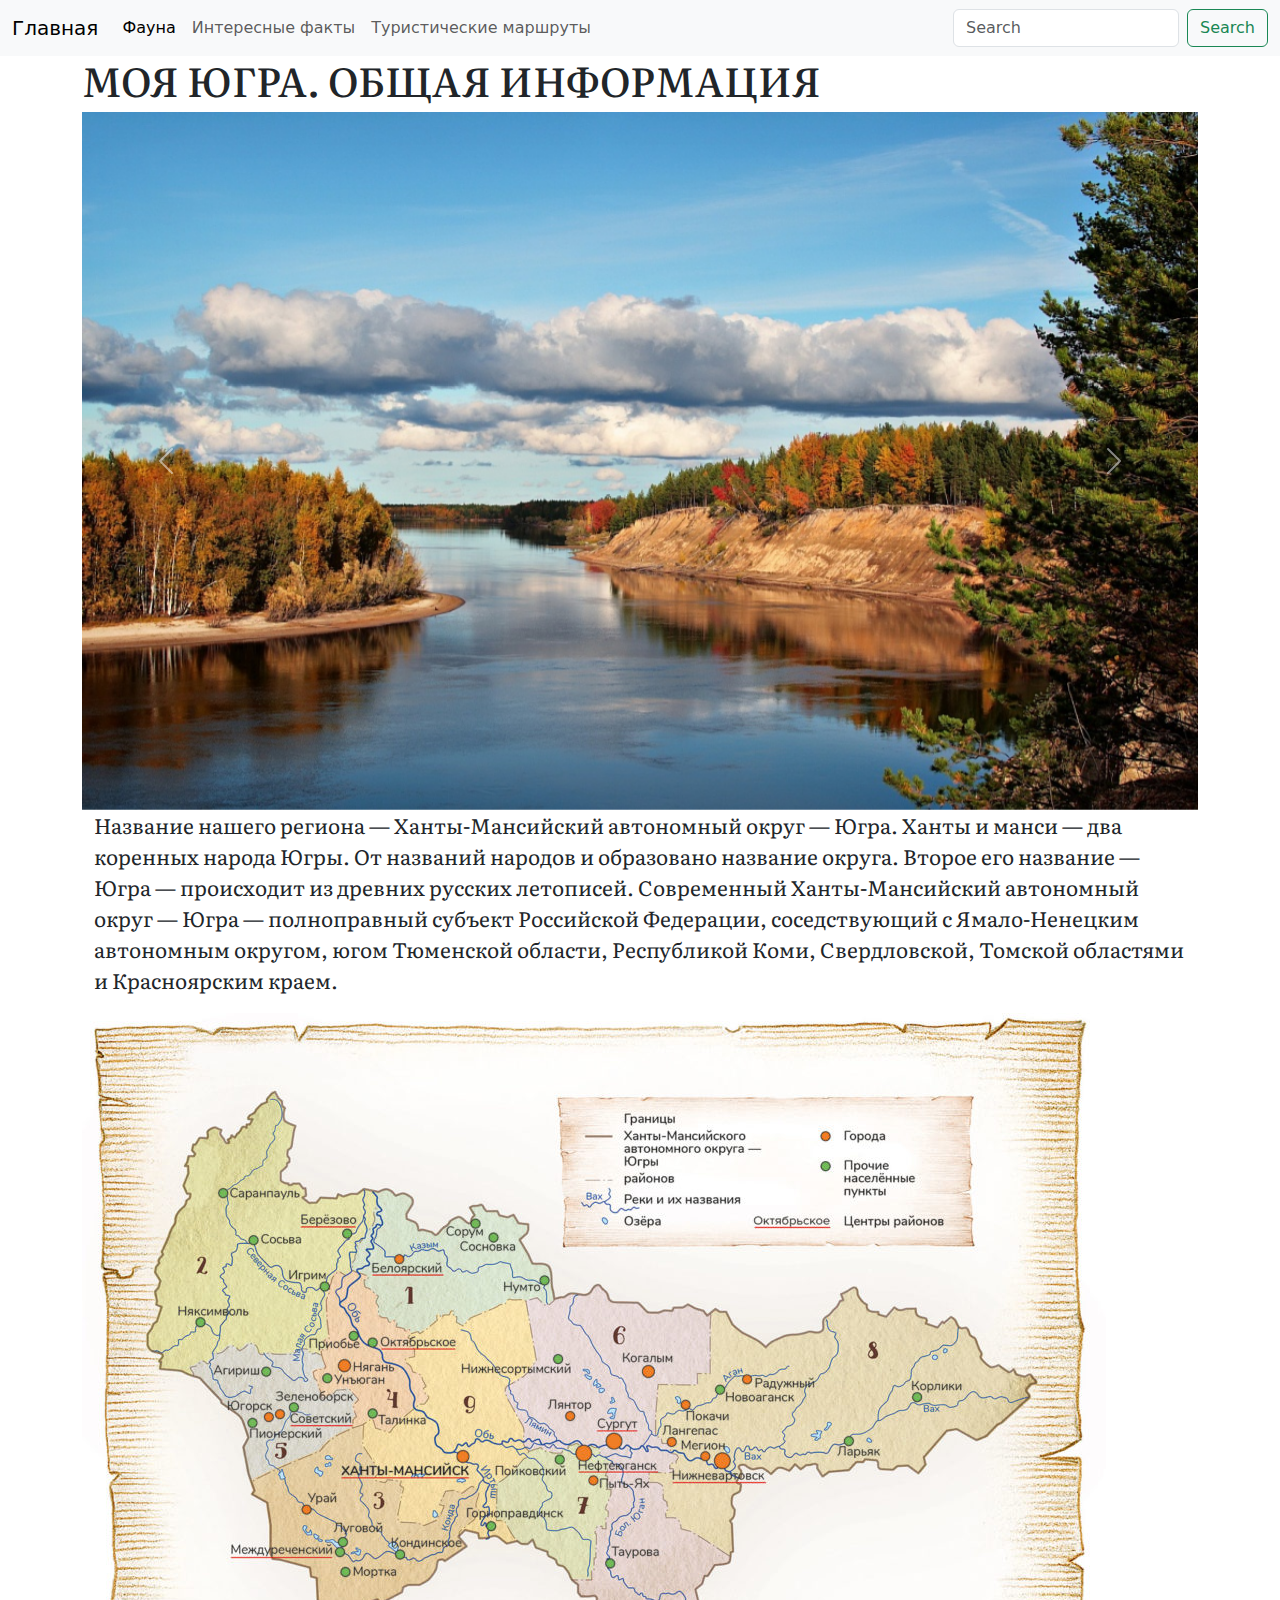
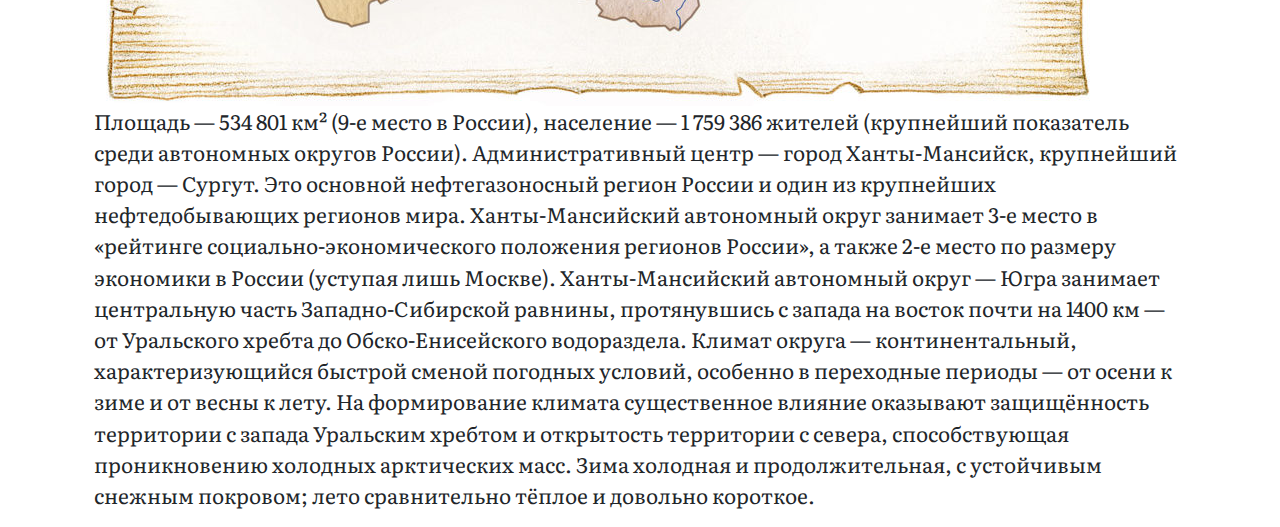
<file: index.html>
<!DOCTYPE html>
<html lang="en">
<head>
    <meta charset="UTF-8">
    <meta http-equiv="X-UA-Compatible" content="IE=edge">
    <meta name="viewport" content="width=device-width, initial-scale=1.0">
    <title>Главная</title>
    <link rel="stylesheet" href="style.css">
    <link href="https://cdn.jsdelivr.net/npm/bootstrap@5.3.3/dist/css/bootstrap.min.css" rel="stylesheet" integrity="sha384-QWTKZyjpPEjISv5WaRU9OFeRpok6YctnYmDr5pNlyT2bRjXh0JMhjY6hW+ALEwIH" crossorigin="anonymous">
    
</head>
<body>
    <nav class="navbar navbar-expand-lg bg-body-tertiary">
        <div class="container-fluid">
          <a class="navbar-brand" href="#">Главная</a>
          <button class="navbar-toggler" type="button" data-bs-toggle="collapse" data-bs-target="#navbarSupportedContent" aria-controls="navbarSupportedContent" aria-expanded="false" aria-label="Toggle navigation">
            <span class="navbar-toggler-icon"></span>
          </button>
          <div class="collapse navbar-collapse" id="navbarSupportedContent">
            <ul class="navbar-nav me-auto mb-2 mb-lg-0">
              <li class="nav-item">
                <a class="nav-link active" aria-current="page" href="floraandfauna.html">Фауна</a>
              </li>
              <li class="nav-item">
                <a class="nav-link" href="facts.html">Интересные факты</a>
              </li>
              <li class="nav-item">
                <a class="nav-link" href="musems.html">Туристические маршруты</a>
              </li>
            </ul>
            <form class="d-flex" role="search">
              <input class="form-control me-2" type="search" placeholder="Search" aria-label="Search">
              <button class="btn btn-outline-success" type="submit">Search</button>
            </form>
          </div>
        </div>
      </nav>
      <div class="container">
      <h1>
        МОЯ ЮГРА. ОБЩАЯ ИНФОРМАЦИЯ
      </h1>
      <div id="carouselExample" class="carousel slide">
        <div class="carousel-inner">
          <div class="carousel-item active">
            <img src="lori_0001107889_a6.jpg" class="d-block w-100" alt="...">
          </div>
          <div class="carousel-item">
            <img src="Ugra_100.jpg" class="d-block w-100" alt="...">
          </div>
          <div class="carousel-item">
            <img src="Ugra_85-1.jpg" class="d-block w-100" alt="...">
          </div>
        </div>
        <button class="carousel-control-prev" type="button" data-bs-target="#carouselExample" data-bs-slide="prev">
          <span class="carousel-control-prev-icon" aria-hidden="true"></span>
          <span class="visually-hidden">Previous</span>
        </button>
        <button class="carousel-control-next" type="button" data-bs-target="#carouselExample" data-bs-slide="next">
          <span class="carousel-control-next-icon" aria-hidden="true"></span>
          <span class="visually-hidden">Next</span>
        </button>
      </div>
      <div class="container">
      <p>
        Название нашего региона — Ханты-Мансийский автономный округ — Югра.

Ханты и манси — два коренных народа Югры. От названий народов и образовано название округа. Второе его название — Югра — происходит из древних русских летописей.
Современный Ханты-Мансийский автономный округ — Югра — полноправный субъект Российской Федерации, соседствующий с Ямало-Ненецким автономным округом, югом Тюменской области, Республикой Коми, Свердловской, Томской областями и Красноярским краем.
      </p>
    </div>
    <img src="Ugra_154-1024x693.jpg" class="rounded float-start" alt="...">
    <div class="container">
      <p>
        Площадь — 534 801 км² (9-е место в России), население — 1 759 386 жителей (крупнейший показатель среди автономных округов России).
        Административный центр — город Ханты-Мансийск, крупнейший город — Сургут.
        Это основной нефтегазоносный регион России и один из крупнейших нефтедобывающих регионов мира. Ханты-Мансийский автономный округ занимает 3-е место в «рейтинге социально-экономического положения регионов России», а также 2-е место по размеру экономики в России (уступая лишь Москве).
        Ханты-Мансийский автономный округ — Югра занимает центральную часть Западно-Сибирской равнины, протянувшись с запада на восток почти на 1400 км — от Уральского хребта до Обско-Енисейского водораздела.
        Климат округа — континентальный, характеризующийся быстрой сменой погодных условий, особенно в переходные периоды — от осени к зиме и от весны к лету. На формирование климата существенное влияние оказывают защищённость территории с запада Уральским хребтом и открытость территории с севера, способствующая проникновению холодных арктических масс. Зима холодная и продолжительная, с устойчивым снежным покровом; лето сравнительно тёплое и довольно короткое.

      </p>
    </div>
  </div>

    <script src="https://cdn.jsdelivr.net/npm/bootstrap@5.3.3/dist/js/bootstrap.bundle.min.js" integrity="sha384-YvpcrYf0tY3lHB60NNkmXc5s9fDVZLESaAA55NDzOxhy9GkcIdslK1eN7N6jIeHz" crossorigin="anonymous"></script>
</body>
</html>
</file>
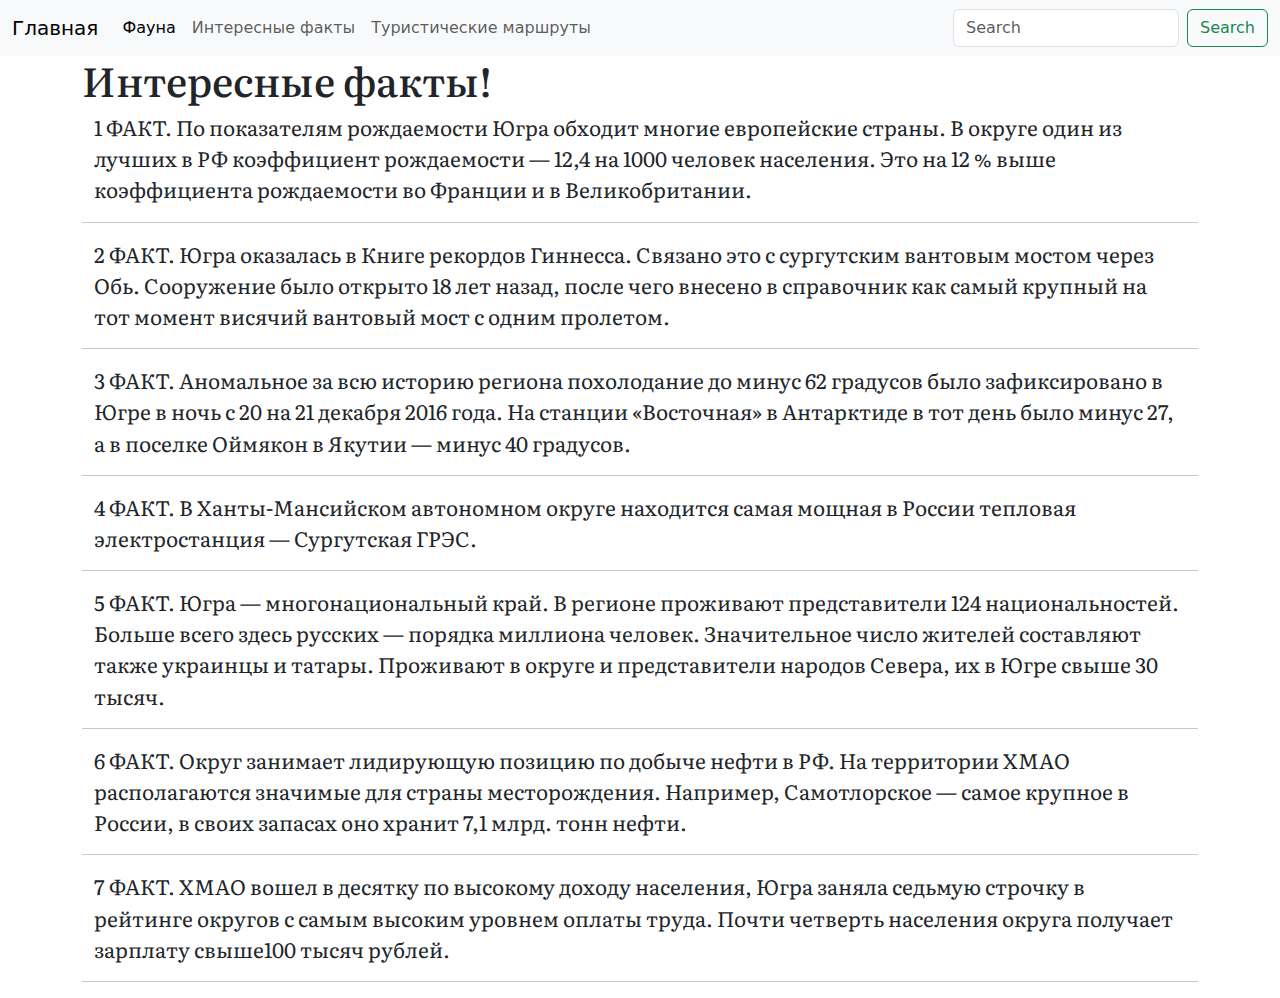
<file: facts.html>
<!DOCTYPE html>
<html lang="en">
<head>
    <meta charset="UTF-8">
    <meta http-equiv="X-UA-Compatible" content="IE=edge">
    <meta name="viewport" content="width=device-width, initial-scale=1.0">
    <title>Факты</title>
    <link rel="stylesheet" href="style.css">
    <link href="https://cdn.jsdelivr.net/npm/bootstrap@5.3.3/dist/css/bootstrap.min.css" rel="stylesheet" integrity="sha384-QWTKZyjpPEjISv5WaRU9OFeRpok6YctnYmDr5pNlyT2bRjXh0JMhjY6hW+ALEwIH" crossorigin="anonymous">
</head>
<body>
  <nav class="navbar navbar-expand-lg bg-body-tertiary">
    <div class="container-fluid">
      <a class="navbar-brand" href="index.html">Главная</a>
      <button class="navbar-toggler" type="button" data-bs-toggle="collapse" data-bs-target="#navbarSupportedContent" aria-controls="navbarSupportedContent" aria-expanded="false" aria-label="Toggle navigation">
        <span class="navbar-toggler-icon"></span>
      </button>
      <div class="collapse navbar-collapse" id="navbarSupportedContent">
        <ul class="navbar-nav me-auto mb-2 mb-lg-0">
          <li class="nav-item">
            <a class="nav-link active" aria-current="page" href="floraandfauna.html">Фауна</a>
          </li>
          <li class="nav-item">
            <a class="nav-link" href="#">Интересные факты</a>
          </li>
          <li class="nav-item">
            <a class="nav-link" href="musems.html">Туристические маршруты</a>
          </li>
        </ul>
        <form class="d-flex" role="search">
          <input class="form-control me-2" type="search" placeholder="Search" aria-label="Search">
          <button class="btn btn-outline-success" type="submit">Search</button>
        </form>
      </div>
    </div>
  </nav>
  <div class="container">
  <h1>Интересные факты!</h1>
  <div>
    <p class="container">1 ФАКТ. По показателям рождаемости Югра обходит многие европейские страны. В округе один из лучших в РФ коэффициент рождаемости — 12,4 на 1000 человек населения. Это на 12 % выше коэффициента рождаемости во Франции и в Великобритании.</p>
  </div>
  <hr>
  <div>
    <p class="container">2 ФАКТ. Югра оказалась в Книге рекордов Гиннесса. Связано это с сургутским вантовым мостом через Обь. Сооружение было открыто 18 лет назад, после чего внесено в справочник как самый крупный на тот момент висячий вантовый мост с одним пролетом.</p>
  </div>
  <hr>
  <div>
    <p class="container">3 ФАКТ. Аномальное за всю историю региона похолодание до минус 62 градусов было зафиксировано в Югре в ночь с 20 на 21 декабря 2016 года. На станции «Восточная» в Антарктиде в тот день было минус 27, а в поселке Оймякон в Якутии — минус 40 градусов.</p>
  </div>
  <hr>
  <div>
    <p class="container">4 ФАКТ. В Ханты-Мансийском автономном округе находится самая мощная в России тепловая электростанция — Сургутская ГРЭС.</p>
  </div>
  <hr>
  <div>
    <p class="container">5 ФАКТ. Югра — многонациональный край. В регионе проживают представители 124 национальностей. Больше всего здесь русских — порядка миллиона человек. Значительное число жителей составляют также украинцы и татары. Проживают в округе и представители народов Севера, их в Югре свыше 30 тысяч.</p>
  </div>
  <hr>
  <div>
    <p class="container">6 ФАКТ. Округ занимает лидирующую позицию по добыче нефти в РФ. На территории ХМАО располагаются значимые для страны месторождения. Например, Самотлорское — самое крупное в России, в своих запасах оно хранит 7,1 млрд. тонн нефти.</p>
  </div>
  <hr>
  <div>
    <p class="container">7 ФАКТ. ХМАО вошел в десятку по высокому доходу населения, Югра заняла седьмую строчку в рейтинге округов с самым высоким уровнем оплаты труда.

      Почти четверть населения округа получает зарплату свыше100 тысяч рублей.</p>
  </div>
  <hr>
</div>

    <script src="https://cdn.jsdelivr.net/npm/bootstrap@5.3.3/dist/js/bootstrap.bundle.min.js" integrity="sha384-YvpcrYf0tY3lHB60NNkmXc5s9fDVZLESaAA55NDzOxhy9GkcIdslK1eN7N6jIeHz" crossorigin="anonymous"></script>
</body>
</html>
</file>
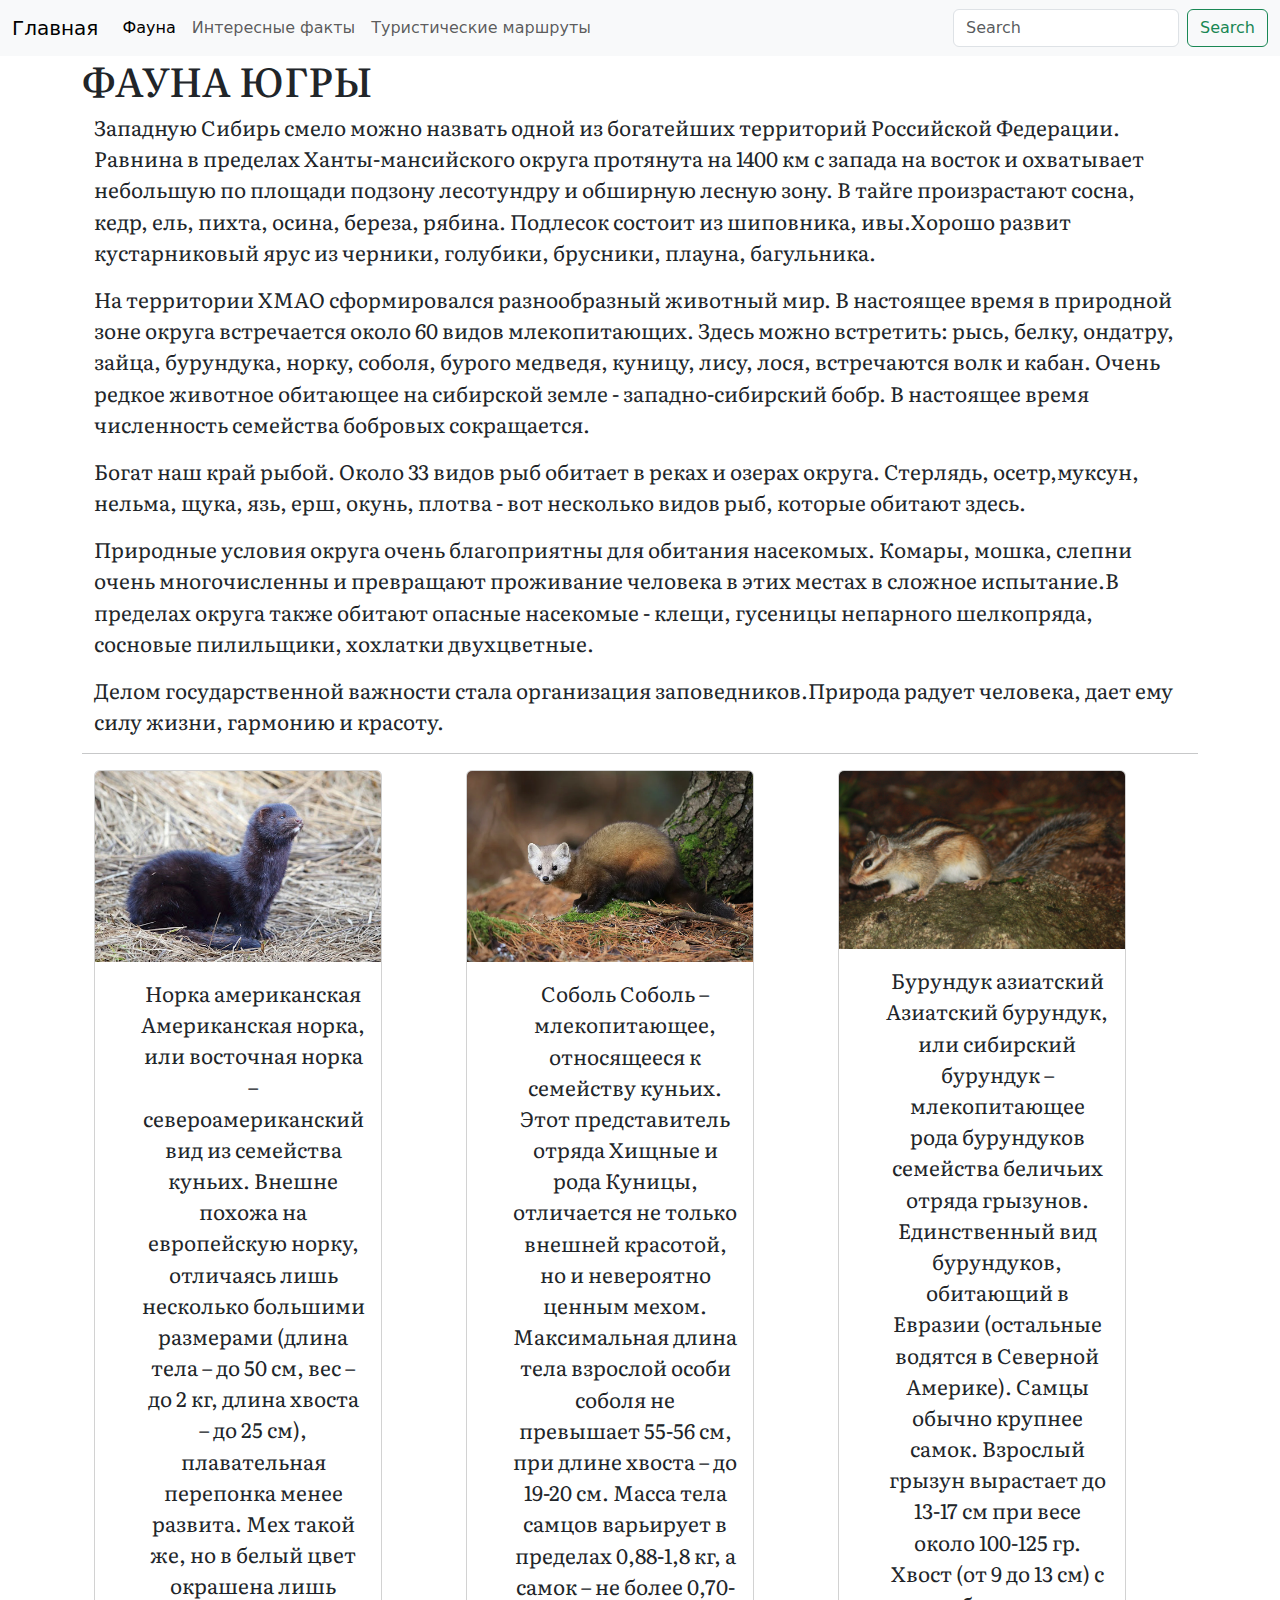
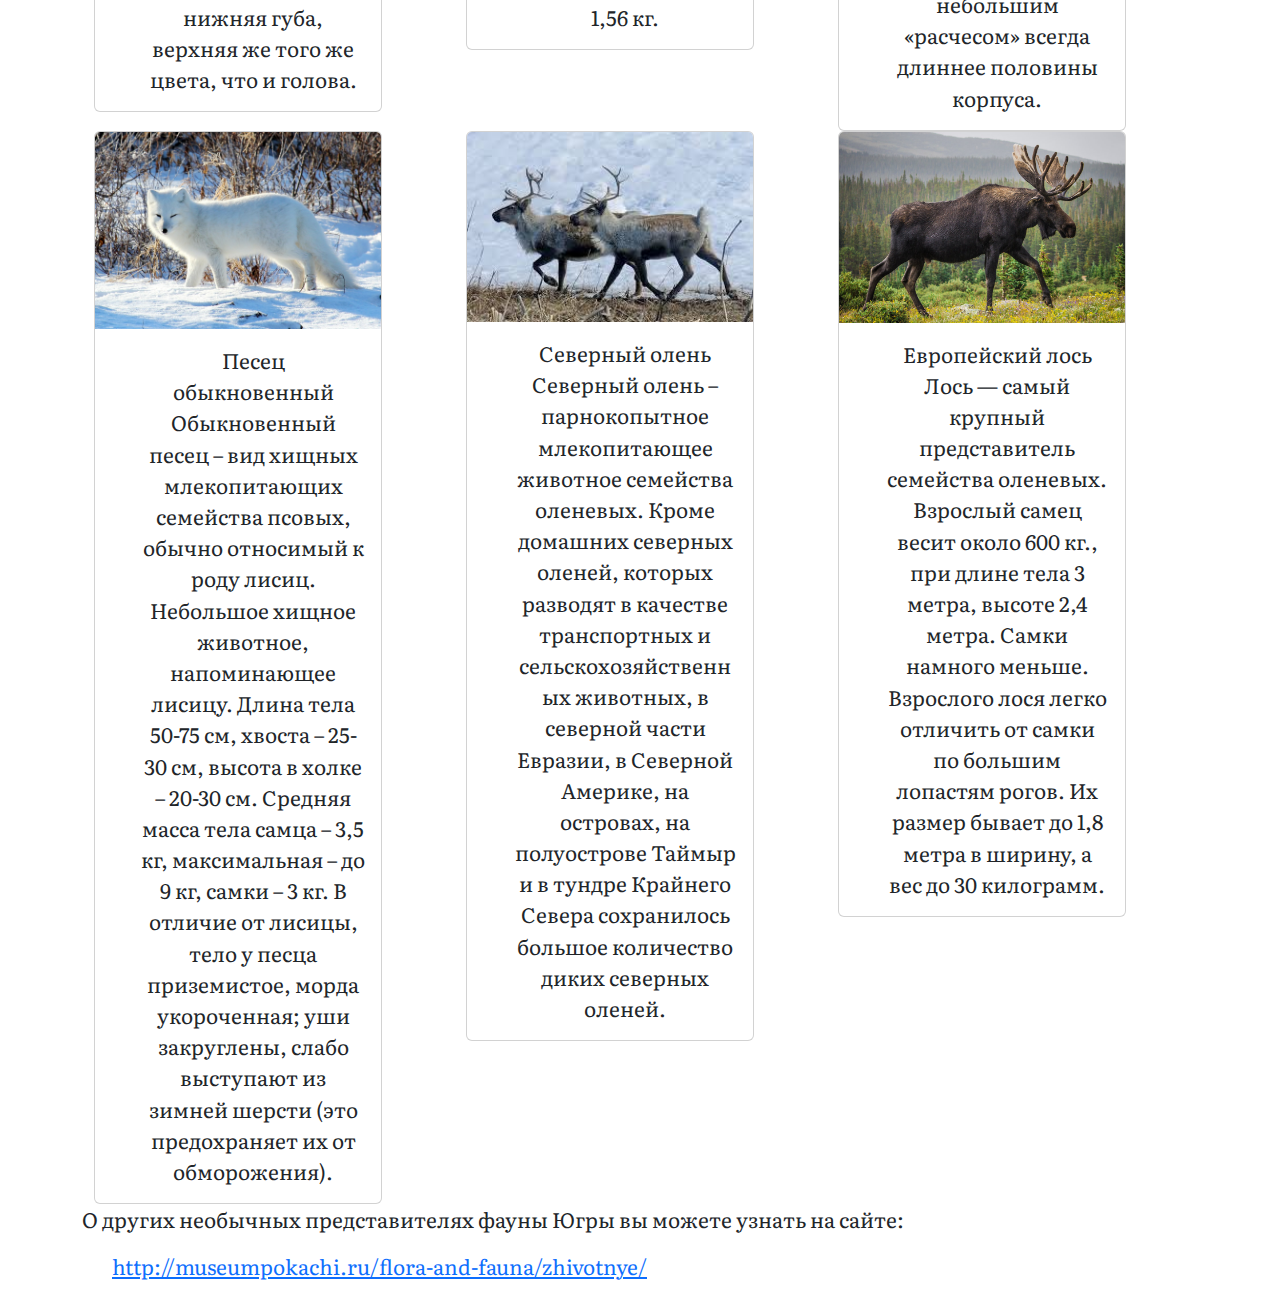
<file: floraandfauna.html>
<!DOCTYPE html>
<html lang="en">
<head>
    <meta charset="UTF-8">
    <meta http-equiv="X-UA-Compatible" content="IE=edge">
    <meta name="viewport" content="width=device-width, initial-scale=1.0">
    <title>Фауна</title>
    <link rel="stylesheet" href="style.css">
    <link href="https://cdn.jsdelivr.net/npm/bootstrap@5.3.3/dist/css/bootstrap.min.css" rel="stylesheet" integrity="sha384-QWTKZyjpPEjISv5WaRU9OFeRpok6YctnYmDr5pNlyT2bRjXh0JMhjY6hW+ALEwIH" crossorigin="anonymous">
</head>
<body>
  <nav class="navbar navbar-expand-lg bg-body-tertiary">
    <div class="container-fluid">
      <a class="navbar-brand" href="index.html">Главная</a>
      <button class="navbar-toggler" type="button" data-bs-toggle="collapse" data-bs-target="#navbarSupportedContent" aria-controls="navbarSupportedContent" aria-expanded="false" aria-label="Toggle navigation">
        <span class="navbar-toggler-icon"></span>
      </button>
      <div class="collapse navbar-collapse" id="navbarSupportedContent">
        <ul class="navbar-nav me-auto mb-2 mb-lg-0">
          <li class="nav-item">
            <a class="nav-link active" aria-current="page" href="#">Фауна</a>
          </li>
          <li class="nav-item">
            <a class="nav-link" href="facts.html">Интересные факты</a>
          </li>
          <li class="nav-item">
            <a class="nav-link" href="musems.html">Туристические маршруты</a>
          </li>
        </ul>
        <form class="d-flex" role="search">
          <input class="form-control me-2" type="search" placeholder="Search" aria-label="Search">
          <button class="btn btn-outline-success" type="submit">Search</button>
        </form>
      </div>
    </div>
  </nav>
  <div class="container">
  <h1>ФАУНА ЮГРЫ</h1>
  <div>
  <p class="container">Западную Сибирь смело можно назвать одной из богатейших территорий Российской Федерации. Равнина в пределах Ханты-мансийского округа протянута на 1400 км с запада на восток и охватывает небольшую по площади подзону лесотундру и обширную лесную зону. В тайге произрастают сосна, кедр, ель, пихта, осина, береза, рябина. Подлесок состоит из шиповника, ивы.Хорошо развит кустарниковый ярус из черники, голубики, брусники, плауна, багульника.
  </p>
  <p class="container">На территории ХМАО сформировался разнообразный животный мир. В настоящее время в природной зоне округа встречается около 60 видов млекопитающих. Здесь можно встретить: рысь, белку, ондатру, зайца, бурундука, норку, соболя, бурого медведя, куницу, лису, лося, встречаются волк и кабан. Очень редкое животное обитающее на сибирской земле - западно-сибирский бобр. В настоящее время численность семейства бобровых сокращается.</p>
  <p class="container">Богат наш край рыбой. Около 33 видов рыб обитает в реках и озерах округа. Стерлядь, осетр,муксун, нельма, щука, язь, ерш, окунь, плотва - вот несколько видов рыб, которые обитают здесь.</p>
  <p class="container">Природные условия округа очень благоприятны для обитания насекомых. Комары, мошка, слепни очень многочисленны и превращают проживание человека в этих местах в сложное испытание.В пределах округа также обитают опасные насекомые - клещи, гусеницы непарного шелкопряда, сосновые пилильщики, хохлатки двухцветные.</p>
  <p class="container">Делом государственной важности стала организация заповедников.Природа радует человека, дает ему силу жизни, гармонию и красоту.</p>
</div>
  <hr>
  <div class="container text-center">
    <div class="row">
      <div class="col">
        <div class="card" style="width: 18rem;">
          <img src="unnamed.jpg" class="card-img-top" alt="...">
          <div class="card-body">
            <p class="card-text">Норка американская
              Американская норка, или восточная норка – североамериканский вид из семейства куньих. Внешне похожа на европейскую норку, отличаясь лишь несколько большими размерами (длина тела – до 50 см, вес – до 2 кг, длина хвоста – до 25 см), плавательная перепонка менее развита. Мех такой же, но в белый цвет окрашена лишь нижняя губа, верхняя же того же цвета, что и голова.</p>
          </div>
        </div>
      </div>
      <div class="col">
        <div class="card" style="width: 18rem;">
          <img src="scale_1200.png" class="card-img-top" alt="...">
          <div class="card-body">
            <p class="card-text">Соболь
              Соболь – млекопитающее, относящееся к семейству куньих. Этот представитель отряда Хищные и рода Куницы, отличается не только внешней красотой, но и невероятно ценным мехом. Максимальная длина тела взрослой особи соболя не превышает 55-56 см, при длине хвоста – до 19-20 см. Масса тела самцов варьирует в пределах 0,88-1,8 кг, а самок – не более 0,70-1,56 кг.</p>
          </div>
        </div>
      </div>
      <div class="col">
        <div class="card" style="width: 18rem;">
          <img src="Asiatisches_Streifenhoernchen.jpg" class="card-img-top" alt="...">
          <div class="card-body">
            <p class="card-text">Бурундук азиатский
              Азиатский бурундук, или сибирский бурундук – млекопитающее рода бурундуков семейства беличьих отряда грызунов. Единственный вид бурундуков, обитающий в Евразии (остальные водятся в Северной Америке).
              
              Самцы обычно крупнее самок. Взрослый грызун вырастает до 13-17 см при весе около 100-125 гр. Хвост (от 9 до 13 см) с небольшим «расчесом» всегда длиннее половины корпуса.</p>
          </div>
        </div>
      </div>
    </div>
  </div>
  <div class="container text-center">
    <div class="row">
      <div class="col">
        <div class="card" style="width: 18rem;">
          <img src="Arctic_fox_(6375719339).jpg" class="card-img-top" alt="...">
          <div class="card-body">
            <p class="card-text">Песец обыкновенный
              Обыкновенный песец – вид хищных млекопитающих семейства псовых, обычно относимый к роду лисиц. Небольшое хищное животное, напоминающее лисицу. Длина тела 50-75 см, хвоста – 25-30 см, высота в холке – 20-30 см. Средняя масса тела самца – 3,5 кг, максимальная – до 9 кг, самки – 3 кг. В отличие от лисицы, тело у песца приземистое, морда укороченная; уши закруглены, слабо выступают из зимней шерсти (это предохраняет их от обморожения).</p>
          </div>
        </div>
      </div>
      <div class="col">
        <div class="card" style="width: 18rem;">
          <img src="Без названия.jfif" class="card-img-top" alt="...">
          <div class="card-body">
            <p class="card-text">Северный олень
              Северный олень – парнокопытное млекопитающее животное семейства оленевых. Кроме домашних северных оленей, которых разводят в качестве транспортных и сельскохозяйственных животных, в северной части Евразии, в Северной Америке, на островах, на полуострове Таймыр и в тундре Крайнего Севера сохранилось большое количество диких северных оленей.</p>
          </div>
        </div>
      </div>
      <div class="col">
        <div class="card" style="width: 18rem;">
          <img src="iStock_520964997.b77d900a.jpg" class="card-img-top" alt="...">
          <div class="card-body">
            <p class="card-text">Европейский лось
              Лось — самый крупный представитель семейства оленевых. Взрослый самец весит около 600 кг., при длине тела 3 метра, высоте 2,4 метра. Самки намного меньше. Взрослого лося легко отличить от самки по большим лопастям рогов. Их размер бывает до 1,8 метра в ширину, а вес до 30 килограмм.</p>
          </div>
        </div>
      </div>
    </div>
  </div>
  <p class="text"> О других необычных представителях фауны Югры вы можете узнать на сайте: <p><a class="link-opacity-100" href="http://museumpokachi.ru/flora-and-fauna/zhivotnye/">http://museumpokachi.ru/flora-and-fauna/zhivotnye/</a></p></p>
</div>

    <script src="https://cdn.jsdelivr.net/npm/bootstrap@5.3.3/dist/js/bootstrap.bundle.min.js" integrity="sha384-YvpcrYf0tY3lHB60NNkmXc5s9fDVZLESaAA55NDzOxhy9GkcIdslK1eN7N6jIeHz" crossorigin="anonymous"></script>
</body>
</html>
</file>
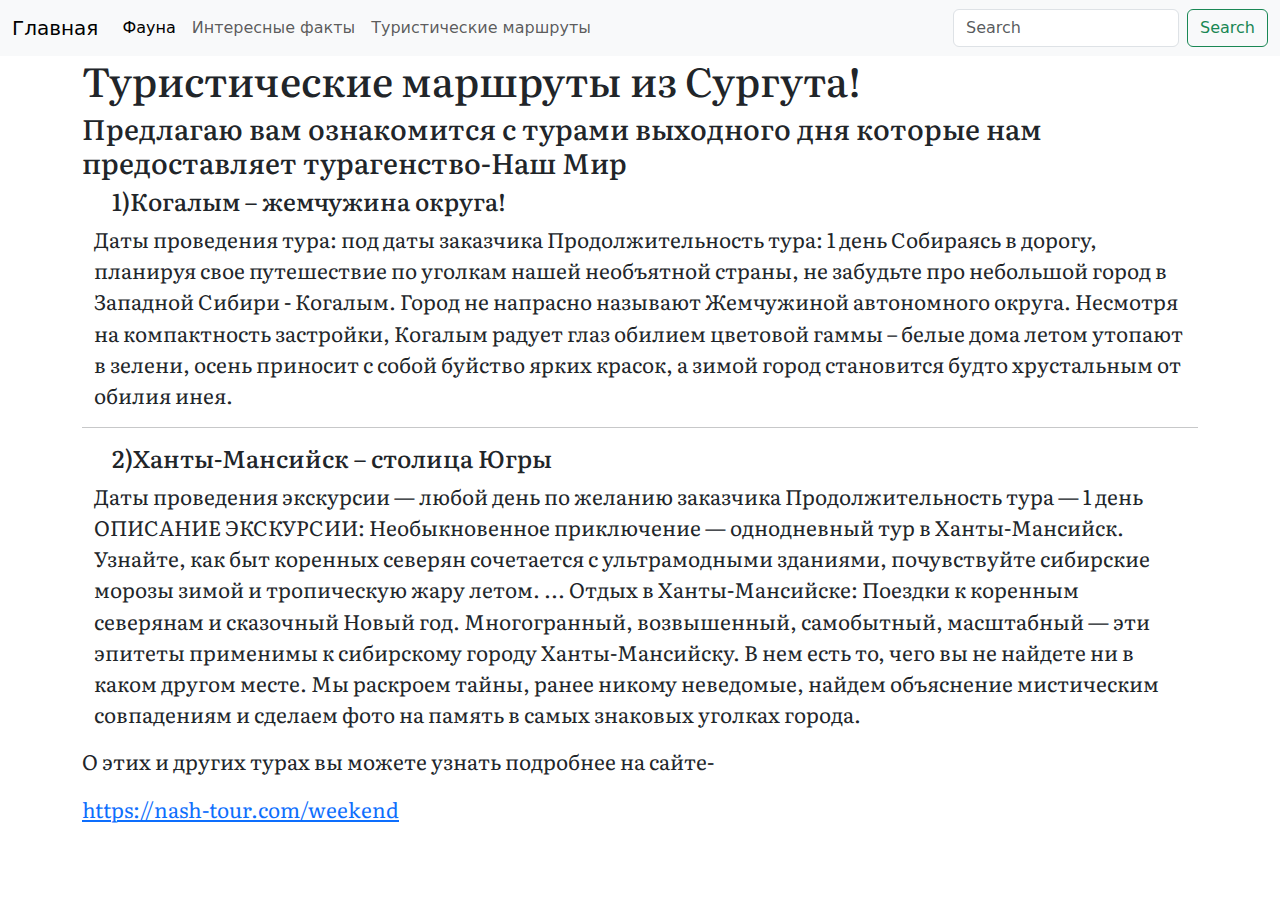
<file: musems.html>
<!DOCTYPE html>
<html lang="en">
<head>
    <meta charset="UTF-8">
    <meta http-equiv="X-UA-Compatible" content="IE=edge">
    <meta name="viewport" content="width=device-width, initial-scale=1.0">
    <title>Туры</title>
    <link rel="stylesheet" href="style.css">
    <link href="https://cdn.jsdelivr.net/npm/bootstrap@5.3.3/dist/css/bootstrap.min.css" rel="stylesheet" integrity="sha384-QWTKZyjpPEjISv5WaRU9OFeRpok6YctnYmDr5pNlyT2bRjXh0JMhjY6hW+ALEwIH" crossorigin="anonymous">
</head>
<body>
  <nav class="navbar navbar-expand-lg bg-body-tertiary">
    <div class="container-fluid">
      <a class="navbar-brand" href="index.html">Главная</a>
      <button class="navbar-toggler" type="button" data-bs-toggle="collapse" data-bs-target="#navbarSupportedContent" aria-controls="navbarSupportedContent" aria-expanded="false" aria-label="Toggle navigation">
        <span class="navbar-toggler-icon"></span>
      </button>
      <div class="collapse navbar-collapse" id="navbarSupportedContent">
        <ul class="navbar-nav me-auto mb-2 mb-lg-0">
          <li class="nav-item">
            <a class="nav-link active" aria-current="page" href="floraandfauna.html">Фауна</a>
          </li>
          <li class="nav-item">
            <a class="nav-link" href="facts.html">Интересные факты</a>
          </li>
          <li class="nav-item">
            <a class="nav-link" href="#">Туристические маршруты</a>
          </li>
        </ul>
        <form class="d-flex" role="search">
          <input class="form-control me-2" type="search" placeholder="Search" aria-label="Search">
          <button class="btn btn-outline-success" type="submit">Search</button>
        </form>
      </div>
    </div>
  </nav>
  <div class="container">
  <h1>Туристические маршруты из Сургута!</h1>
  <h3>Предлагаю вам ознакомится с турами выходного дня которые нам предоставляет турагенство-Наш Мир</h3>
  <h4 class="tur">1)Когалым – жемчужина округа!</h4>
  <p class="container">Даты проведения тура: под даты заказчика

    Продолжительность тура: 1 день
    
    
    Собираясь в дорогу, планируя свое путешествие по уголкам нашей необъятной страны, не забудьте про небольшой город в Западной Сибири - Когалым.
    
    Город не напрасно называют Жемчужиной автономного округа. Несмотря на компактность застройки, Когалым радует глаз обилием цветовой гаммы – белые дома летом утопают в зелени, осень приносит с собой буйство ярких красок, а зимой город становится будто хрустальным от обилия инея.
    </p>
    <hr>
    <h4 class="tur">2)Ханты-Мансийск – столица Югры
    </h4>
  <p class="container">Даты проведения экскурсии — любой день по желанию заказчика

  Продолжительность тура — 1 день
  
  
  ОПИСАНИЕ ЭКСКУРСИИ: Необыкновенное приключение — однодневный тур в Ханты-Мансийск. Узнайте, как быт коренных северян сочетается с ультрамодными зданиями, почувствуйте сибирские морозы зимой и тропическую жару летом. ... Отдых в Ханты-Мансийске: Поездки к коренным северянам и сказочный Новый год. Многогранный, возвышенный, самобытный, масштабный — эти эпитеты применимы к сибирскому городу Ханты-Мансийску. В нем есть то, чего вы не найдете ни в каком другом месте. Мы раскроем тайны, ранее никому неведомые, найдем объяснение мистическим совпадениям и сделаем фото на память в самых знаковых уголках города.</p>

  <p class="text"> О этих и других турах вы можете узнать подробнее на сайте-<p><a href="https://nash-tour.com/weekend" class="text">https://nash-tour.com/weekend</a></p></p>
</div>
    <script src="https://cdn.jsdeltivr.net/npm/bootstrap@5.3.3/dist/js/bootstrap.bundle.min.js" integrity="sha384-YvpcrYf0tY3lHB60NNkmXc5s9fDVZLESaAA55NDzOxhy9GkcIdslK1eN7N6jIeHz" crossorigin="anonymous"></script>
</body>
</html>
</file>
<file: style.css>
@font-face{
    font-family: Literata;
    src: url(Literata-VariableFont_opsz\,wght.ttf);
}
.container{
    font-size: 1.3rem;
    margin-left: 30px;
    font-family: Literata;
}
.card-text{
    font-size: 1.3rem;
    margin-left: 30px;
    font-family: Literata;
}
.link-opacity-100{
    font-size: 1.3rem;
    margin-left: 30px;
    font-family: Literata;
}
.tur{
    margin-left: 30px;
    font-family: Literata;
}
</file>
